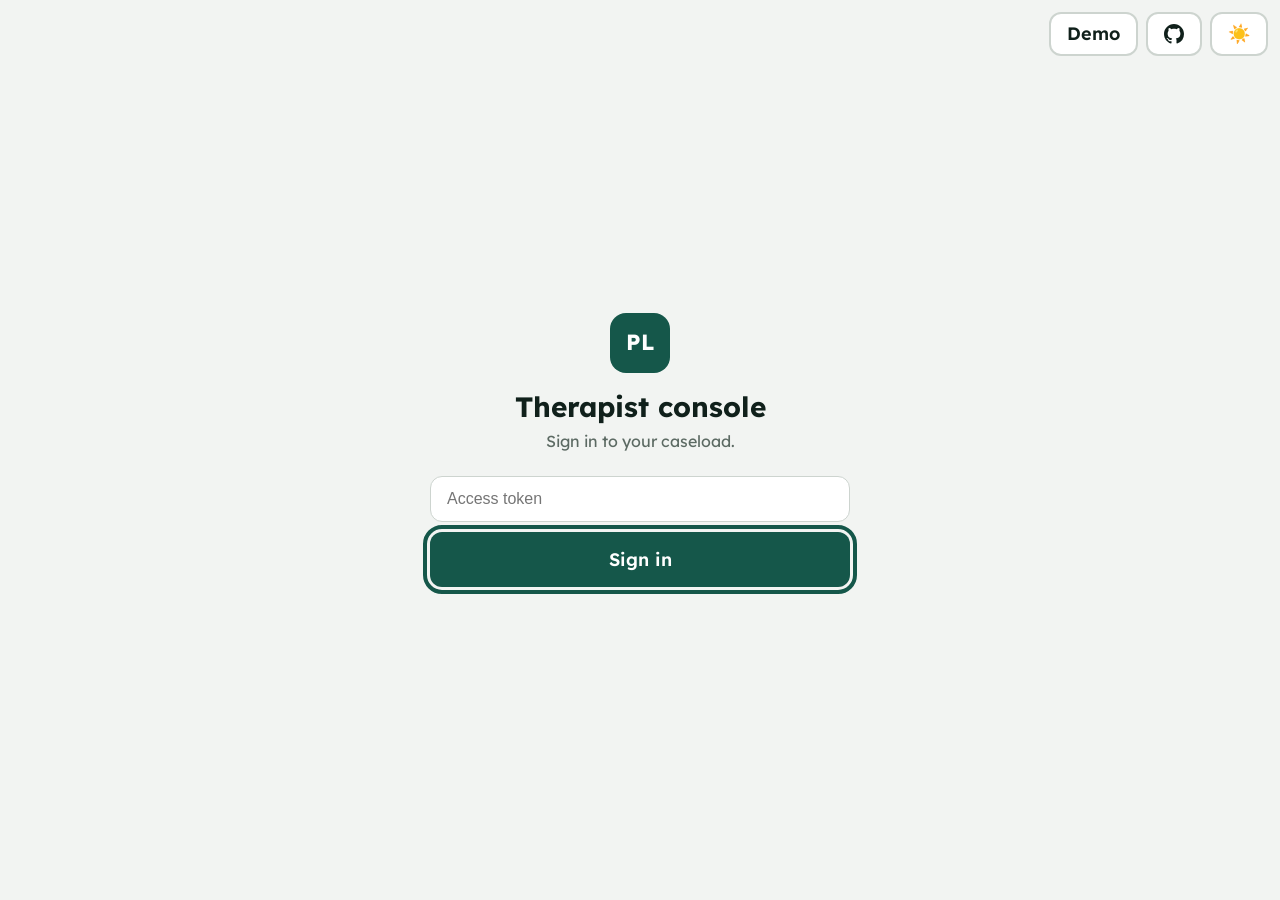
<file: web/console.html>
<!DOCTYPE html>
<html lang="en">
<head>
  <meta charset="utf-8" />
  <meta name="viewport" content="width=device-width, initial-scale=1, viewport-fit=cover" />
  <title>Patient Listener — therapist console</title>
  <link rel="preconnect" href="https://fonts.googleapis.com">
  <link rel="preconnect" href="https://fonts.gstatic.com" crossorigin>
  <link href="https://fonts.googleapis.com/css2?family=Lexend:wght@400;500;600;700&display=swap" rel="stylesheet">
  <link rel="stylesheet" href="tokens.css" />
  <link rel="stylesheet" href="app.css" />
  <style>
    /* Console shell + tables, copied from the Carer & Therapist prototype. */
    #root { font-family: var(--pl-font); color: var(--pl-text); }
    .con-shell { display: flex; min-height: 100dvh; }
    .con-side { flex: none; width: 240px; background: var(--pl-surface); border-right: 1px solid var(--pl-line); display: flex; flex-direction: column; padding: 18px 14px; }
    .con-logo { display: flex; align-items: center; gap: 10px; font-weight: 700; font-size: 17px; padding: 4px 8px 18px; color: var(--pl-text); }
    .con-logo .tile, .con-signlogo { display: inline-grid; place-items: center; border-radius: 8px; background: var(--pl-primary); color: var(--pl-on-primary); }
    .con-logo .tile { width: 30px; height: 30px; font-size: 12px; }
    .con-nav { display: flex; flex-direction: column; gap: 3px; }
    .con-nav button { display: block; width: 100%; text-align: left; background: none; border: none; border-radius: 10px; padding: 11px 12px; font: 600 15px var(--pl-font); color: var(--pl-muted); cursor: pointer; }
    .con-nav button[aria-current="true"] { background: var(--pl-tile); color: var(--pl-primary); }
    .con-foot { margin-top: auto; padding: 14px 8px 4px; border-top: 1px solid var(--pl-line); }
    .con-avatar { display: inline-grid; place-items: center; width: 34px; height: 34px; border-radius: 999px; background: var(--pl-tile); color: var(--pl-primary); font-weight: 700; font-size: 13px; }
    .con-signout { margin-top: 10px; width: 100%; background: none; border: 1px solid var(--pl-line-strong); border-radius: 9px; padding: 8px; color: var(--pl-muted); font: 600 13px var(--pl-font); cursor: pointer; }
    .con-main { flex: 1; min-width: 0; padding: 60px 32px 28px; overflow: auto; }  /* top padding clears the floating theme button */
    .con-sechead { display: flex; align-items: baseline; justify-content: space-between; flex-wrap: wrap; gap: 10px; margin-bottom: 6px; }
    .con-h1 { font-weight: 700; font-size: 28px; margin: 0; }
    .con-h2 { font-weight: 700; font-size: 24px; margin: 0; }
    .con-crumb { display: flex; align-items: center; gap: 12px; margin-bottom: 16px; flex-wrap: wrap; }
    .con-back { background: none; border: none; color: var(--pl-muted); font: 600 14px var(--pl-font); cursor: pointer; }
    .con-needpill { background: var(--pl-tile); color: var(--pl-muted); border-radius: 999px; padding: 4px 12px; font-size: 13px; font-weight: 600; }
    .con-tablecard { background: var(--pl-surface); border: 1px solid var(--pl-line); border-radius: 16px; overflow: hidden; }
    .con-head { display: grid; gap: 12px; padding: 12px 20px; background: var(--pl-tile); font-size: 12px; font-weight: 600; color: var(--pl-muted); text-transform: uppercase; letter-spacing: .03em; }
    .con-row { display: grid; gap: 12px; align-items: center; padding: 14px 20px; border-top: 1px solid var(--pl-line); }
    .con-pill { background: var(--pl-primary); color: var(--pl-on-primary); border: none; border-radius: 999px; padding: 9px 20px; font: 600 14px var(--pl-font); cursor: pointer; }
    .con-pill--ghost { background: var(--pl-surface); color: var(--pl-primary); border: 2px solid var(--pl-line-strong); }
    .con-pill:disabled { opacity: .5; cursor: not-allowed; }
    .con-card { background: var(--pl-surface); border: 1px solid var(--pl-line); border-radius: 16px; padding: 18px 20px; }
    .con-draft { background: var(--pl-hint-bg); border: 1px solid var(--pl-hint-line); border-radius: 14px; padding: 14px 18px; color: var(--pl-hint-ink); display: flex; gap: 14px; align-items: center; flex-wrap: wrap; }
    .con-badge { background: #d8b45e; color: #3a2f12; border-radius: 999px; padding: 4px 12px; font-weight: 700; font-size: 11px; text-transform: uppercase; letter-spacing: .03em; }
    .con-cue { width: 100%; min-height: 40px; font-size: 15px; padding: 0 12px; border: 2px solid var(--pl-line-strong); border-radius: var(--pl-radius-input); background: var(--pl-surface); color: var(--pl-text); }
    .con-input { width: 100%; padding: 13px 16px; border: 1px solid var(--pl-line-strong); border-radius: 12px; font-size: 16px; background: var(--pl-surface); color: var(--pl-text); margin-bottom: 10px; }
    .con-addrow { display: flex; gap: 10px; align-items: center; }
    .con-addrow .con-input { margin-bottom: 0; flex: 1; }
    /* Plan-generation form: compact, console-sized controls in a constrained width. */
    .con-planform { max-width: 440px; margin: 4px 0 16px; display: flex; flex-direction: column; gap: 10px; }
    .con-planrow { display: flex; align-items: center; justify-content: space-between; gap: 16px; padding: 12px 16px; border: 1px solid var(--pl-line); border-radius: 12px; }
    .con-planrow > span { font-size: 15px; font-weight: 600; }
    .con-planrow .con-input { width: 72px; margin-bottom: 0; text-align: center; padding: 9px 10px; }
    .con-toggle { display: inline-flex; gap: 6px; }
    .con-toggle button { min-height: 40px; padding: 0 18px; border: 2px solid var(--pl-line-strong); border-radius: 10px; background: var(--pl-surface); color: var(--pl-text); font: 600 15px var(--pl-font); cursor: pointer; }
    .con-toggle button[aria-pressed="true"] { border-color: var(--pl-primary); background: var(--pl-good-bg); color: var(--pl-primary); }
    .con-alert { background: var(--pl-danger-bg); border: 1px solid var(--pl-danger); color: var(--pl-danger); border-radius: 12px; padding: 12px 16px; font-size: 15px; margin: 0 0 14px; }
    .con-notice { background: var(--pl-good-bg); border: 1px solid var(--pl-primary); color: var(--pl-primary); border-radius: 12px; padding: 12px 16px; font-size: 15px; margin: 0 0 14px; font-weight: 600; }
    .con-sign { min-height: 100dvh; display: flex; align-items: center; justify-content: center; padding: 40px 24px; }
    .con-signlogo { width: 60px; height: 60px; border-radius: 16px; font-weight: 700; font-size: 22px; margin-bottom: 14px; }
    .con-signbtn { width: 100%; background: var(--pl-primary); color: var(--pl-on-primary); border: none; border-radius: 12px; padding: 16px; font: 600 18px var(--pl-font); cursor: pointer; }
    .con-demobtn { width: 100%; margin-top: 18px; background: transparent; color: var(--pl-primary); border: 2px dashed var(--pl-line-strong); border-radius: 12px; padding: 13px; font: 600 16px var(--pl-font); cursor: pointer; }
    .con-delete { background: #96222A; color: #fff; border: none; border-radius: 999px; padding: 11px 24px; font: 600 15px var(--pl-font); cursor: pointer; }
    @media (max-width: 720px) {
      .con-shell { flex-direction: column; min-height: 0; }
      .con-side { width: auto; border-right: none; border-bottom: 1px solid var(--pl-line); padding-top: 54px; }
      .con-nav { flex-direction: row; flex-wrap: wrap; }
      .con-foot { margin-top: 12px; }
      .con-main { padding: 20px 16px; }
      .con-head { display: none; }
      .con-row { grid-template-columns: 1fr !important; }
    }
  </style>
</head>
<body>
  <div class="pl-navbar">
    <a class="pl-tab pl-demo" href="demo.html" aria-label="Open the offline demo — no sign-in or server needed">Demo</a>
    <a class="pl-tab pl-github" href="https://github.com/magnusmage/patient-listener" target="_blank" rel="noopener noreferrer" aria-label="View source on GitHub"><svg width="20" height="20" viewBox="0 0 16 16" fill="currentColor" aria-hidden="true"><path d="M8 0C3.58 0 0 3.58 0 8c0 3.54 2.29 6.53 5.47 7.59.4.07.55-.17.55-.38 0-.19-.01-.82-.01-1.49-2.01.37-2.53-.49-2.69-.94-.09-.23-.48-.94-.82-1.13-.28-.15-.68-.52-.01-.53.63-.01 1.08.58 1.23.82.72 1.21 1.87.87 2.33.66.07-.52.28-.87.51-1.07-1.78-.2-3.64-.89-3.64-3.95 0-.87.31-1.59.82-2.15-.08-.2-.36-1.02.08-2.12 0 0 .67-.21 2.2.82.64-.18 1.32-.27 2-.27.68 0 1.36.09 2 .27 1.53-1.04 2.2-.82 2.2-.82.44 1.1.16 1.92.08 2.12.51.56.82 1.27.82 2.15 0 3.07-1.87 3.75-3.65 3.95.29.25.54.73.54 1.48 0 1.07-.01 1.93-.01 2.2 0 .21.15.46.55.38A8.01 8.01 0 0016 8c0-4.42-3.58-8-8-8z"/></svg></a>
    <button class="pl-tab pl-theme-toggle" id="theme" aria-label="Theme">☀️</button>
  </div>
  <main id="root" role="main"></main>

  <script>
  // Mock data is only used when explicitly opening the offline demo.
  const QUERY = new URLSearchParams(location.search);
  const API = (location.protocol.startsWith('http') && QUERY.get('mock') !== '1') ? '' : null;
  // The console token is persisted in localStorage so a therapist is not forced to re-enter it
  // on every reload. It is a bearer credential: kept under one key, and cleared on sign-out or
  // any 401. (Never placed in URLs.)
  const TOKEN_KEY = 'patient-listener-console-token';
  function loadToken() { try { return window.localStorage.getItem(TOKEN_KEY) || ''; } catch (e) { return ''; } }
  function saveToken(value) { try { if (value) window.localStorage.setItem(TOKEN_KEY, value); else window.localStorage.removeItem(TOKEN_KEY); } catch (e) {} }
  let accessToken = API != null ? loadToken() : '';
  const DATA = {
    therapist: { name: 'Sam (SLT)' },
    caseload: [
      { id: 'margaret', name: 'Margaret', needs: ['Finding the word'], last: 'Today', returned: 9 },
      { id: 'daniyal', name: 'Daniyal', needs: ['Getting words started'], last: 'Yesterday', returned: 5 },
      { id: 'joseph', name: 'Joseph', needs: ['Being loud enough'], last: '2 days ago', returned: 7 },
    ],
    words: {
      margaret: [
        { id: 'w-leo', text: 'Leo', kind: 'person', cue: "Leo's your grandson, he's six", first: 'L', status: 'approved', by: 'slt' },
        { id: 'w-kettle', text: 'kettle', kind: 'object', cue: 'you boil water in it', first: 'K', status: 'approved', by: 'slt' },
        { id: 'w-whitby', text: 'Whitby', kind: 'place', cue: 'the seaside town', first: 'W', status: 'approved', by: 'slt' },
        { id: 'w-rex', text: 'Rex', kind: 'person', cue: "Leo's new puppy", first: 'R', status: 'draft', by: 'carer' },
      ],
    },
    grid: {
      margaret: { days: ['Mon', 'Tue', 'Wed', 'Thu', 'Fri'],
        rows: [
          { word: 'Leo', cells: ['check', 'sound', 'none', 'check', 'check'] },
          { word: 'kettle', cells: ['meaning', 'check', 'check', 'word', 'check'] },
          { word: 'Whitby', cells: ['none', 'meaning', 'meaning', 'sound', 'check'] },
        ] },
    },
    settings: { margaret: { needs: ['Finding the word'], hintOrder: 'meaning-first', hintWait: 7, sessionMin: 20 } },
    consent: { margaret: { tellCarerLowMood: false, dataSharing: true } },
    devices: {}, nightly: {}, invite: null,
  };
  const CELL = { check: ['✓', 'pl-cell--check', 'found with no hint'], meaning: ['M', 'pl-cell--hint', 'found after meaning hint'], sound: ['S', 'pl-cell--hint', 'found after sound hint'], word: ['W', 'pl-cell--hint', 'found after hearing the word'], none: ['–', 'pl-cell--none', 'not tried'] };

  const root = document.getElementById('root');
  const S = { signedIn: false, tab: 'T2', person: 'margaret', role: 'therapist', demo: API == null, error: '', busy: false, busyAction: '', busyId: '', notice: '', phraseDraft: '' };
  let noticeTimer = null;
  // Transient success feedback so an action never finishes silently.
  function showNotice(message) {
    S.notice = message; S.error = '';
    if (noticeTimer) clearTimeout(noticeTimer);
    noticeTimer = setTimeout(() => { S.notice = ''; if (S.signedIn) render(); }, 3200);
  }
  function clearData() {
    S.phraseDraft = ''; S.planResult = null; S.notice = ''; S.busyAction = ''; S.busyId = '';
    DATA.caseload = []; DATA.words = {}; DATA.grid = {}; DATA.settings = {}; DATA.consent = {};
    DATA.devices = {}; DATA.nightly = {}; DATA.invite = null;
  }
  if (API != null) clearData();

  function h(tag, attrs, ...kids) {
    const e = document.createElement(tag);
    for (const k in (attrs || {})) { if (k === 'class') e.className = attrs[k]; else if (k === 'html') e.innerHTML = attrs[k]; else if (k.startsWith('on')) e.addEventListener(k.slice(2), attrs[k]); else if (attrs[k] != null) e.setAttribute(k, attrs[k]); }
    for (const kid of kids.flat()) if (kid != null) e.append(kid.nodeType ? kid : document.createTextNode(kid));
    return e;
  }

  const NAV = [['T2', 'Caseload'], ['T3', 'Word list'], ['T4', 'Progress'], ['T5', 'Profile & hints'], ['T7', 'Devices'], ['T6', 'Consent & export']];

  function render() {
    root.innerHTML = '';
    if (!S.signedIn) return root.append(signinScreen());
    const main = h('div', { class: 'con-main' });
    if (S.error) main.append(h('p', { role: 'alert', class: 'con-alert' }, S.error));
    else if (S.notice) main.append(h('p', { role: 'status', class: 'con-notice' }, '✓ ' + S.notice));
    main.append((({ T2: t2, T3: t3, T4: t4, T5: t5, T6: t6, T7: t7 }[S.tab]) || t2)());
    root.append(h('div', { class: 'con-shell' }, sidebar(), main));
  }

  function sidebar() {
    const side = h('aside', { class: 'con-side' });
    side.append(h('div', { class: 'con-logo' }, h('span', { class: 'tile' }, 'PL'), 'Patient Listener'));
    const nav = h('nav', { class: 'con-nav' });
    NAV.filter(([id]) => id !== 'T4' || S.role === 'therapist').forEach(([id, label]) =>
      nav.append(h('button', { 'aria-current': String(S.tab === id), onclick: () => { S.tab = id; render(); } }, label)));
    side.append(nav);
    side.append(h('div', { class: 'con-foot' },
      h('div', { style: 'display:flex;align-items:center;gap:10px' },
        h('span', { class: 'con-avatar' }, 'PT'),
        h('div', { style: 'line-height:1.2' },
          h('div', { style: 'font-weight:600;font-size:14px' }, DATA.therapist.name || '—'),
          h('div', { class: 'pl-muted', style: 'font-size:12px' }, S.role === 'therapist' ? 'Speech & language therapist' : 'Carer'))),
      S.demo ? h('div', { class: 'pl-muted', style: 'font-size:12px;margin-top:8px' }, 'Demo data only.') : null,
      h('button', { class: 'con-signout', onclick: signOut }, 'Sign out')));
    return side;
  }

  function patientHeader() {
    const p = DATA.caseload.find(x => x.id === S.person);
    return h('div', { class: 'con-crumb' },
      h('button', { class: 'con-back', onclick: () => { S.tab = 'T2'; render(); } }, '← Caseload'),
      h('span', { class: 'pl-muted' }, '/'),
      h('span', { style: 'font-weight:700;font-size:18px' }, name(S.person)),
      (p && p.needs && p.needs.length) ? h('span', { class: 'con-needpill' }, p.needs.join(', ')) : null);
  }

  // Sign in (prototype styling; keeps the access-token flow)
  function signinScreen() {
    const card = h('div', { style: 'width:100%;max-width:420px;text-align:center' },
      h('span', { class: 'con-signlogo' }, 'PL'),
      h('h1', { style: 'font-weight:700;font-size:28px;margin:0 0 4px' }, 'Therapist console'),
      h('p', { class: 'pl-muted', style: 'font-size:16px;margin:0 0 24px' }, API == null ? 'Offline demo — sample data only.' : 'Sign in to your caseload.'),
      API != null ? h('input', { id: 'access-token', class: 'con-input', type: 'password', 'aria-label': 'Console access token', autocomplete: 'off', spellcheck: 'false', placeholder: 'Access token' }) : null,
      S.error ? h('p', { role: 'alert', class: 'con-alert' }, S.error) : null,
      h('button', { class: 'con-signbtn', 'data-autofocus': '', disabled: S.busy ? '' : null, onclick: () => signIn(false) }, S.busy ? 'Signing in…' : (API == null ? 'Enter offline demo' : 'Sign in')),
      (API != null && QUERY.get('mode') === 'judge') ? h('button', { class: 'con-demobtn', disabled: S.busy ? '' : null, onclick: () => signIn(true) }, 'One-click demo login') : null,
    );
    const wrap = h('div', { class: 'con-sign' }, card);
    setTimeout(() => { const b = wrap.querySelector('button'); if (b) b.focus(); }, 0);
    return wrap;
  }

  // T2 caseload (prototype table)
  function t2() {
    const cols = '1.4fr 1.6fr 1fr .9fr 104px';  // fixed action column so header and rows align
    const wrap = h('div', {});
    wrap.append(h('div', { class: 'con-sechead' },
      h('h1', { class: 'con-h1' }, 'Your caseload'),
      h('span', { class: 'pl-muted', style: 'font-size:15px' }, `${DATA.caseload.length} linked patient${DATA.caseload.length === 1 ? '' : 's'}`)));
    wrap.append(h('p', { class: 'pl-muted', style: 'font-size:14px;margin:0 0 18px' }, 'Counts are words found without a hint. The console shows facts and makes no suggestions.'));
    if (!DATA.caseload.length) { wrap.append(h('div', { class: 'con-card' }, h('p', { class: 'pl-muted', style: 'margin:0' }, 'No patients linked yet.'))); return wrap; }
    const card = h('div', { class: 'con-tablecard' });
    card.append(h('div', { class: 'con-head', style: `grid-template-columns:${cols}` },
      h('span', {}, 'Patient'), h('span', {}, 'Need profile'), h('span', {}, 'Last session'), h('span', {}, 'Words / week'), h('span', {})));
    DATA.caseload.forEach(p => card.append(h('div', { class: 'con-row', style: `grid-template-columns:${cols}` },
      h('span', { style: 'font-weight:600;font-size:16px' }, p.name),
      h('span', { class: 'pl-muted', style: 'font-size:14px' }, (p.needs || []).join(', ')),
      h('span', { class: 'pl-muted', style: 'font-size:14px' }, p.last),
      h('span', { style: 'font-weight:600;font-size:16px' }, String(p.returned)),
      h('button', { class: 'con-pill', onclick: () => { S.person = p.id; S.tab = 'T3'; render(); } }, 'Open'))));
    wrap.append(card);
    return wrap;
  }

  // T3 word list (prototype: amber drafts + approved table + add phrase)
  function t3() {
    const words = DATA.words[S.person] || [];
    const canApprove = DATA.caseload.find(p => p.id === S.person)?.canApprove !== false;
    const wrap = h('div', {});
    wrap.append(patientHeader());
    wrap.append(h('div', { class: 'con-sechead' }, h('h2', { class: 'con-h2' }, 'Word list')));
    words.filter(w => w.status === 'draft').forEach(w => wrap.append(h('div', { class: 'con-draft', style: 'margin-bottom:12px' },
      h('span', { class: 'con-badge' }, `draft from ${w.by || 'carer'}`),
      h('span', { style: 'flex:1;min-width:200px;font-size:16px' }, h('b', {}, w.text), w.cue ? ` — ${w.cue}` : '', w.first ? ` · starts with “${w.first}”` : ''),
      canApprove
        ? h('button', { class: 'con-pill', disabled: S.busy ? '' : null, onclick: () => approveWord(w) }, S.busyId === w.id ? 'Approving…' : 'Approve')
        : h('span', { class: 'pl-muted' }, 'Therapist approval required'))));
    const approved = words.filter(w => w.status !== 'draft');
    if (approved.length) {
      const cols = '1fr 1.6fr .7fr .8fr';
      const card = h('div', { class: 'con-tablecard' });
      card.append(h('div', { class: 'con-head', style: `grid-template-columns:${cols}` },
        h('span', {}, 'Word'), h('span', {}, 'Meaning cue'), h('span', {}, 'First sound'), h('span', {}, 'Kind')));
      approved.forEach(w => card.append(h('div', { class: 'con-row', style: `grid-template-columns:${cols}` },
        h('span', { style: 'font-weight:600;font-size:16px' }, w.text),
        h('input', { class: 'con-cue', value: w.cue || '', maxlength: '90', 'aria-label': `Meaning cue for ${w.text}`, oninput: (e) => { w.cue = e.target.value; }, onchange: (e) => saveCue(w, e.target.value) }),
        h('span', { style: 'font-size:15px' }, w.first || '—'),
        h('span', { class: 'pl-muted', style: 'font-size:14px' }, w.kind || '—'))));
      wrap.append(card);
    }
    wrap.append(h('div', { class: 'con-card', style: 'margin-top:14px' },
      h('div', { style: 'font-weight:700;font-size:16px;margin-bottom:10px' }, 'Add one of “my phrases” (up to 60 characters)'),
      h('div', { class: 'con-addrow' },
        h('input', { id: 'phrase', class: 'con-input', value: S.phraseDraft, oninput: e => { S.phraseDraft = e.target.value; }, 'aria-label': 'New phrase', maxlength: '60', placeholder: 'Can you open the window?' }),
        h('button', { class: 'con-pill', disabled: S.busy ? '' : null, onclick: addPhrase }, S.busyAction === 'phrase' ? 'Adding…' : 'Add draft'))));
    return wrap;
  }

  // Persist a meaning-cue edit (PATCH /words/{person}/{word_id}). Offline keeps the local value.
  async function saveCue(w, value) {
    w.cue = value;
    if (API == null) return;
    S.error = '';
    try {
      const result = await api(`words/${encodeURIComponent(S.person)}/${encodeURIComponent(w.id)}`, {
        method: 'PATCH', headers: { 'Content-Type': 'application/json' },
        body: JSON.stringify({ meaning_cue: value.trim() })
      });
      Object.assign(w, result.word); showNotice(`Cue saved for “${w.text}”`);
    } catch (error) { S.error = error.message; }
    render();
  }

  // T4 progress grid
  function t4() {
    const g = DATA.grid[S.person] || { days: [], rows: [] };
    const wrap = h('div', {});
    wrap.append(patientHeader(), h('div', { class: 'con-sechead' }, h('h2', { class: 'con-h2' }, 'Progress')), h('p', { class: 'pl-muted', style: 'font-size:13px;margin:0 0 14px' }, 'What happened, not a prediction. ✓ no hint · M meaning · S sound · W word · – not tried.'));
    const table = h('table', { class: 'pl-grid' });
    const head = h('tr', {}, h('th', {}, 'Word')); g.days.forEach(d => head.append(h('th', {}, d)));
    table.append(h('thead', {}, head));
    const body = h('tbody', {});
    g.rows.forEach(r => { const tr = h('tr', {}, h('th', { scope: 'row' }, r.word)); r.cells.forEach((c, i) => { const [sym, cls, label] = CELL[c]; tr.append(h('td', { class: 'pl-cell ' + cls, 'aria-label': `${r.word}, ${g.days[i]}: ${label}` }, sym)); }); body.append(tr); });
    table.append(body);
    wrap.append(h('div', { class: 'con-card', style: 'overflow-x:auto' }, h('div', { class: 'pl-grid-wrap' }, table)));
    wrap.append(planCard());
    return wrap;
  }

  // Plan generation + nightly status (therapist Progress tab). Live server only.
  function planCard() {
    const card = h('div', { class: 'con-card', style: 'margin-top:16px' });
    card.append(h('div', { style: 'font-weight:700;font-size:16px;margin-bottom:6px' }, "Today's practice plan"));
    card.append(h('p', { class: 'pl-muted', style: 'font-size:14px;margin:0 0 10px' },
      'Builds the next session from what is due. Templates only here — audio and model hints run on the deploy box.'));
    if (API == null) { card.append(h('p', { class: 'pl-muted', style: 'font-size:14px;margin:0' }, 'Available on the live server.')); return card; }
    const pr = S.planResult && S.planResult.person === S.person ? S.planResult.data : null;
    if (pr) card.append(h('div', { class: 'con-draft', style: 'margin:0 0 12px' },
      h('span', { class: 'con-badge' }, 'generated'),
      h('span', { style: 'flex:1;min-width:200px;font-size:15px' },
        `${pr.plan_items} item${pr.plan_items === 1 ? '' : 's'} planned${pr.rendered_clips ? ` · ${pr.rendered_clips} clips` : ''}.`)));
    // Therapist-set options for this generation. render_audio is fixed on and not shown.
    if (!S.planForm) S.planForm = { max_words: 1, use_ai: false };
    const pf = S.planForm;
    const aiPill = (label, active, val) => h('button', { 'aria-pressed': String(active), disabled: S.busy ? '' : null, onclick: () => { pf.use_ai = val; render(); } }, label);
    card.append(
      h('div', { class: 'con-planform' },
        h('div', { class: 'con-planrow' },
          h('span', {}, 'How many words (1–4)'),
          h('input', { id: 'plan-max-words', class: 'con-input', type: 'number', min: '1', max: '4', step: '1', value: String(pf.max_words), 'aria-label': 'Maximum words, 1 to 4', oninput: e => { pf.max_words = e.target.value; } })),
        h('div', { class: 'con-planrow' },
          h('span', {}, 'Use AI for hint wording'),
          h('span', { class: 'con-toggle' }, aiPill('Off', !pf.use_ai, false), aiPill('On', pf.use_ai, true)))));
    card.append(h('button', { class: 'con-pill', disabled: S.busy ? '' : null, onclick: generatePlan }, S.busyAction === 'plan' ? 'Generating…' : 'Generate plan'));
    const n = DATA.nightly[S.person];
    if (n === undefined) { loadNightly().then(render); }
    else if (n) card.append(h('p', { class: 'pl-muted', style: 'font-size:13px;margin:12px 0 0' },
      n.enabled
        ? `Nightly plan: ${n.time} ${n.timezone}${n.scheduled_for_person ? ' · scheduled for this person' : ' · not scheduled for this person'}${n.runs && n.runs.length ? ` · last run ${shortDate(n.runs[n.runs.length - 1].at || n.runs[n.runs.length - 1].ran_at || '')}` : ''}.`
        : 'Nightly plan generation is off.'));
    return card;
  }

  async function generatePlan() {
    if (API == null) { S.error = 'Plan generation needs the live server.'; render(); return; }
    const pf = S.planForm || { max_words: 1, use_ai: false };
    const maxWords = parseInt(pf.max_words, 10);
    if (!Number.isInteger(maxWords) || maxWords < 1 || maxWords > 4) {
      S.error = 'Enter a number of words from 1 to 4.'; render(); return;
    }
    S.busy = true; S.busyAction = 'plan'; S.error = ''; S.planResult = null; render();
    try {
      const data = await api(`plans/${encodeURIComponent(S.person)}/generate`, {
        method: 'POST', headers: { 'Content-Type': 'application/json' },
        body: JSON.stringify({ max_words: maxWords, use_ai: !!pf.use_ai, render_audio: true })
      });
      S.planResult = { person: S.person, data };
      showNotice(`Plan ready — ${data.plan_items} item${data.plan_items === 1 ? '' : 's'}`);
    } catch (error) { S.error = error.message; }
    finally { S.busy = false; S.busyAction = ''; render(); }
  }

  async function loadNightly() {
    if (API == null || DATA.nightly[S.person] !== undefined) return;
    DATA.nightly[S.person] = null;  // sentinel: in flight, prevents re-fetch loop
    try { DATA.nightly[S.person] = await api(`nightly/${encodeURIComponent(S.person)}`); }
    catch (error) { DATA.nightly[S.person] = { enabled: false }; }
  }

  // T7 devices: link the patient's own device with a one-time setup code.
  function t7() {
    const wrap = h('div', {});
    wrap.append(patientHeader(), h('div', { class: 'con-sechead' }, h('h2', { class: 'con-h2' }, 'Devices')));
    wrap.append(h('p', { class: 'pl-muted', style: 'font-size:14px;margin:0 0 14px' },
      'Link the patient’s own device so they can practise. A setup code is shown once and expires in 10 minutes.'));
    if (API == null) { wrap.append(h('div', { class: 'con-card' }, h('p', { class: 'pl-muted', style: 'margin:0' }, 'Device linking is available on the live server.'))); return wrap; }
    const inv = DATA.invite && DATA.invite.person === S.person ? DATA.invite : null;
    if (inv) wrap.append(h('div', { class: 'con-draft', style: 'margin-bottom:14px' },
      h('span', { class: 'con-badge' }, 'setup code'),
      h('span', { style: 'flex:1;min-width:180px;font-size:15px;font-family:monospace;word-break:break-all' }, inv.setup_code),
      h('button', { class: 'con-pill con-pill--ghost', onclick: () => { try { navigator.clipboard && navigator.clipboard.writeText(inv.setup_code); } catch (e) {} } }, 'Copy')));
    wrap.append(h('div', { class: 'con-card', style: 'margin-bottom:14px' },
      h('div', { style: 'font-weight:700;font-size:16px;margin-bottom:6px' }, 'Add a device'),
      h('p', { class: 'pl-muted', style: 'font-size:14px;margin:0 0 10px' }, 'On the patient’s device, open the patient app and enter the code when asked.'),
      h('button', { class: 'con-pill', disabled: S.busy ? '' : null, onclick: createInvite }, S.busyAction === 'invite' ? 'Creating…' : 'Create setup code')));
    const devices = DATA.devices[S.person];
    if (devices === undefined) { loadDevices().then(render); wrap.append(h('p', { class: 'pl-muted' }, 'Loading devices…')); return wrap; }
    const cols = '1.6fr 1fr 1fr 124px';  // fixed action column so header and rows align
    const card = h('div', { class: 'con-tablecard' });
    card.append(h('div', { class: 'con-head', style: `grid-template-columns:${cols}` },
      h('span', {}, 'Device'), h('span', {}, 'Linked'), h('span', {}, 'Expires'), h('span', {})));
    if (!devices.length) card.append(h('div', { class: 'con-row' }, h('span', { class: 'pl-muted' }, 'No devices linked yet.')));
    devices.forEach(d => card.append(h('div', { class: 'con-row', style: `grid-template-columns:${cols}` },
      h('span', { style: 'font-family:monospace;font-size:12px;word-break:break-all' }, d.authorization_id),
      h('span', { class: 'pl-muted', style: 'font-size:14px' }, shortDate(d.created_at)),
      h('span', { class: 'pl-muted', style: 'font-size:14px' }, shortDate(d.expires_at)),
      h('button', { class: 'con-pill con-pill--ghost', disabled: S.busy ? '' : null, onclick: () => revokeDevice(d.authorization_id) }, S.busyId === d.authorization_id ? 'Removing…' : 'Revoke'))));
    wrap.append(card);
    return wrap;
  }

  function shortDate(iso) { if (!iso) return '—'; const d = new Date(iso); return isNaN(d) ? iso : d.toLocaleDateString(); }

  async function createInvite() {
    if (API == null) return;
    S.busy = true; S.busyAction = 'invite'; S.error = ''; render();
    try {
      const result = await api(`patients/${encodeURIComponent(S.person)}/device-links`, { method: 'POST' });
      DATA.invite = { person: S.person, setup_code: result.setup_code, expires_at: result.expires_at };
      showNotice('Setup code created — share it with the patient');
    } catch (error) { S.error = error.message; }
    finally { S.busy = false; S.busyAction = ''; render(); }
  }

  async function loadDevices() {
    if (API == null) return;
    DATA.devices[S.person] = DATA.devices[S.person] || [];
    try { DATA.devices[S.person] = (await api(`patients/${encodeURIComponent(S.person)}/devices`)).devices; }
    catch (error) { DATA.devices[S.person] = []; }  // 403 in demo; listing stays empty, no banner
  }

  async function revokeDevice(id) {
    if (!window.confirm('Unlink this device? The patient will need a new setup code to practise on it.')) return;
    S.busy = true; S.busyId = id; S.error = ''; render();
    try { await api(`patients/${encodeURIComponent(S.person)}/devices/${encodeURIComponent(id)}`, { method: 'DELETE' }); delete DATA.devices[S.person]; await loadDevices(); showNotice('Device unlinked'); }
    catch (error) { S.error = error.message; }
    finally { S.busy = false; S.busyId = ''; render(); }
  }

  // T5 profile & hint settings
  const NEED_OPTIONS = [
    ['finding_words', 'Finding the word'], ['words_out', 'Getting words started'],
    ['being_heard', 'Being loud enough'], ['being_clear', 'Being clear'], ['saving_energy', 'Getting tired']
  ];
  function t5() {
    const s = DATA.settings[S.person] || { needs: [], hintOrder: 'meaning-first', hintWait: 7, sessionMin: 20 };
    const keys = s.needKeys || NEED_OPTIONS.filter(([,label]) => s.needs.includes(label)).map(([key]) => key);
    const locked = s.canEdit === false || S.busy;
    const pill = (label, active, change, disabled = false) => h('button', {
      'aria-pressed': String(active), disabled: locked || disabled ? '' : null,
      onclick: () => saveProfile(change)
    }, label);
    const row = (label, name, current, choices) => h('div', {class:'pl-setting'},
      h('div', {class:'pl-setting__row'}, h('span', {}, label),
        h('span', {class:'pl-pill'}, [...new Set([...choices,current])].filter(n => n !== undefined).map(n =>
          pill(n === null ? 'Never' : String(n), n === current, {[name]:n},
            keys.includes('words_out') && ['backchannel_s','offer_hint_s'].includes(name) && n !== null)))));
    const wrap = h('div', {});
    wrap.append(patientHeader(), h('div', {class:'con-sechead'}, h('h2', {class:'con-h2'}, 'Profile & hints')));
    if (s.canEdit === false) wrap.append(h('p', {class:'pl-muted'}, 'Only the linked therapist can change these settings.'));
    wrap.append(h('div', {class:'pl-setting'}, h('span', {}, "What's hard when talking"),
      h('div', {class:'pl-pill'}, NEED_OPTIONS.map(([key,label]) => {
        const active = keys.includes(key);
        return pill(label, active, {needs: active ? keys.filter(n => n !== key) : [...keys,key]}, active && keys.length === 1);
      }))),
      h('div', {class:'pl-setting'}, h('div', {class:'pl-setting__row'}, h('span', {}, 'Hint order'),
        h('span', {class:'pl-pill'},
          pill('Meaning first', s.hintOrder === 'meaning-first', {hint_order:['meaning','sound','word']}),
          pill('Sound first', s.hintOrder === 'sound-first', {hint_order:['sound','meaning','word']})))),
      row('Listening sound after (seconds)', 'backchannel_s', s.backchannelWait, [4,6,10,null]),
      row('Offer a hint after (seconds)', 'offer_hint_s', s.hintWait, [4,7,9,10,15,null]),
      row('End turn after (seconds)', 'max_wait_s', s.maxWait, [8,12,20,30,60,120,null]),
      row('Session length (minutes)', 'max_session_min', s.sessionMin, [5,10,15,20,30,null]),
      h('p', {class:'pl-muted'}, 'Saved settings apply to new sessions. The person can always make a wait longer or switch it off.'));
    return wrap;
  }

  async function saveProfile(changes) {
    if (S.busy || DATA.settings[S.person]?.canEdit === false) return;
    const person = S.person, credential = accessToken;
    S.busy = true; S.error = ''; render();
    try {
      if (API != null) {
        const result = await api(`settings/${encodeURIComponent(person)}`, {
          method:'PATCH', headers:{'Content-Type':'application/json'}, body:JSON.stringify(changes)
        });
        if (S.signedIn && accessToken === credential) {
          DATA.settings[person] = result;
          const entry = DATA.caseload.find(p => p.id === person);
          if (entry) entry.needs = result.needs;
          showNotice('Settings saved');
        }
      } else {
        const s = DATA.settings[person] ||= {needs:[]};
        if ('needs' in changes) {
          s.needKeys = changes.needs;
          s.needs = NEED_OPTIONS.filter(([key]) => changes.needs.includes(key)).map(([,label]) => label);
          if (changes.needs.includes('words_out')) s.backchannelWait = s.hintWait = null;
        }
        if ('hint_order' in changes) s.hintOrder = changes.hint_order[0] + '-first';
        for (const [field,key] of [['backchannel_s','backchannelWait'],['offer_hint_s','hintWait'],['max_wait_s','maxWait'],['max_session_min','sessionMin']]) {
          if (field in changes) s[key] = changes[field];
        }
      }
    } catch (error) { S.error = error.message; }
    finally { S.busy = false; render(); }
  }

  // T6 consent & export
  function t6() {
    const c = DATA.consent[S.person] || { tellCarerLowMood: false, dataSharing: false, shareWithTherapist: false };
    const toggle = (label, key) => h('div', { class: 'pl-setting' }, h('div', { class: 'pl-setting__row' }, h('span', {}, label),
      h('button', { class: 'pl-btn pl-btn--secondary', 'aria-pressed': String(c[key]), disabled: S.busy, onclick: () => saveConsent(key, !c[key]) }, c[key] ? 'On' : 'Off')));
    const wrap = h('div', {});
    wrap.append(patientHeader(), h('div', { class: 'con-sechead' }, h('h2', { class: 'con-h2' }, 'Consent & export')),
      toggle('Tell the carer if I express distress', 'tellCarerLowMood'),
      toggle('Keep practice data to show progress', 'dataSharing'),
      toggle('Share practice data with my therapist', 'shareWithTherapist'),
      h('p', { class: 'pl-muted' }, 'Record the person’s own choices. A helper supports the decision.'),
      h('div', { class: 'pl-btn-row', style: 'margin-top:16px' },
        h('button', { class: 'con-pill', disabled: S.busy ? '' : null, onclick: exportCsv }, S.busyAction === 'export' ? 'Exporting…' : '⬇ Export CSV'),
        h('button', { class: 'con-delete', disabled: S.busy ? '' : null, onclick: deleteAll }, S.busyAction === 'delete' ? 'Deleting…' : '🗑 Delete everything')),
      h('p', { class: 'pl-muted' }, 'Export includes “my phrases” as plain text. Delete removes all words, photos and attempts within 24 hours.'));
    return wrap;
  }

  async function saveConsent(key, value) {
    if (S.busy) return;
    if (!window.confirm('Has the person explicitly chosen to ' + (value ? 'allow' : 'turn off') + ' this?')) return;
    const person = S.person;
    S.busy = true; S.error = ''; render();
    try {
      if (API == null) DATA.consent[person] = { ...DATA.consent[person], [key]: value };
      else { DATA.consent[person] = await api(`consent/${encodeURIComponent(person)}`, {
        method: 'PATCH', headers: { 'Content-Type': 'application/json' },
        body: JSON.stringify({ [key]: value, personConfirmed: true })
      }); showNotice(value ? 'Consent recorded' : 'Consent withdrawn'); }
    } catch (error) { S.error = error.message; }
    finally { S.busy = false; render(); }
  }

  function downloadBlob(text, filename) {
    const blob = new Blob([text], { type: 'text/csv' });
    const a = document.createElement('a'); a.href = URL.createObjectURL(blob); a.download = filename; a.click();
    setTimeout(() => URL.revokeObjectURL(a.href), 0);
  }

  async function exportCsv() {
    if (API == null) {
      const words = DATA.words[S.person] || [];
      let csv = 'type,word_or_phrase,kind\n';
      words.forEach(w => { csv += `word,${JSON.stringify(w.text)},${w.kind}\n`; });
      downloadBlob(csv, `${S.person}.csv`);
      return;
    }
    if (!window.confirm('Export all of ' + name(S.person) + "'s data? Only do this at the person's request.")) return;
    S.busy = true; S.busyAction = 'export'; S.error = ''; render();
    try {
      // The export returns text/csv (not JSON), so it uses a raw fetch rather than api().
      const response = await fetch(`${API}/api/console/privacy/${encodeURIComponent(S.person)}/export`, {
        method: 'POST', cache: 'no-store',
        headers: { Authorization: `Bearer ${accessToken}`, 'Content-Type': 'application/json' },
        body: JSON.stringify({ personConfirmed: true }),
      });
      if (!response.ok) { if (response.status === 401) { accessToken = ''; saveToken(''); S.signedIn = false; clearData(); } throw new Error(await failMessage(response)); }
      downloadBlob(await response.text(), 'patient-listener-export.csv');
      showNotice('Export downloaded');
    } catch (error) { S.error = error.message; }
    finally { S.busy = false; S.busyAction = ''; render(); }
  }

  async function deleteAll() {
    if (API == null) {
      // Second confirmation screen (DS-T07).
      if (window.confirm('Delete everything for ' + name(S.person) + '? This cannot be undone.')) {
        DATA.words[S.person] = []; alert('Deletion requested. Completes within 24 hours.'); render();
      }
      return;
    }
    if (!window.confirm('Delete everything for ' + name(S.person) + '? This removes all words, photos and attempts and cannot be undone. Only do this at the person’s request.')) return;
    const who = name(S.person);
    S.busy = true; S.busyAction = 'delete'; S.error = ''; render();
    try {
      // Two steps: request a confirmation token, then confirm the deletion with it.
      const req = await api(`privacy/${encodeURIComponent(S.person)}/deletion-request`, { method: 'POST' });
      const receipt = await api(`privacy/${encodeURIComponent(S.person)}`, {
        method: 'DELETE', headers: { 'Content-Type': 'application/json' },
        body: JSON.stringify({ personConfirmed: true, confirmationToken: req.confirmation_token }),
      });
      DATA.words[S.person] = [];
      await hydrate(); S.tab = 'T2';
      showNotice(`All data for ${who} deleted` + (receipt && receipt.receipt_id ? ` · receipt ${receipt.receipt_id}` : ''));
    } catch (error) { S.error = error.message; }
    finally { S.busy = false; S.busyAction = ''; render(); }
  }

  function name(id) { const p = DATA.caseload.find(x => x.id === id); return p ? p.name : id; }

  /* Live data from the app server's console API (GET /api/console/...). When opened from disk
   * (file://) or with ?mock=1, the mock DATA above is used instead, so the console still works
   * offline. */
  async function failMessage(response) {
    const body = await response.json().catch(() => ({}));
    return typeof body.detail === 'string' ? body.detail
      : response.status === 422 ? 'Check the word or phrase and try again.'
      : 'Could not complete the request. Please try again.';
  }

  async function api(path, options = {}) {
    const headers = { ...(options.headers || {}), Authorization: `Bearer ${accessToken}` };
    const response = await fetch(`${API}/api/console/${path}`, { ...options, headers, cache: 'no-store' });
    if (!response.ok) {
      if (response.status === 401) {
        accessToken = ''; saveToken(''); S.signedIn = false; clearData();
      }
      throw new Error(await failMessage(response));
    }
    return response.json();
  }

  // Load the caseload for the current accessToken. Shared by sign-in and the restore-on-load path.
  async function enterConsole() {
    const user = await api('me');
    S.role = user.role; S.demo = user.demo;
    await hydrate();
    saveToken(accessToken);
    S.signedIn = true; S.tab = 'T2';
  }

  async function signIn(demo) {
    if (API == null) { S.signedIn = true; S.error = ''; render(); return; }
    const input = document.getElementById('access-token');
    accessToken = demo ? '' : input.value.trim();
    if (input) input.value = '';
    S.busy = true; S.error = ''; render();
    try {
      if (demo) {
        const response = await fetch(`${API}/api/console/demo/session`, { method: 'POST', cache: 'no-store' });
        if (!response.ok) throw new Error('Judge demo is unavailable on this server.');
        accessToken = (await response.json()).token;
      }
      await enterConsole();
    } catch (error) {
      accessToken = ''; saveToken(''); S.signedIn = false; clearData(); S.error = error.message;
    } finally { S.busy = false; render(); }
  }

  async function signOut() {
    try { if (API != null) await api('logout', { method: 'POST' }); }
    catch (error) { /* Local credentials are discarded even if the server is unreachable. */ }
    accessToken = ''; saveToken(''); S.signedIn = false; S.error = ''; S.phraseDraft = '';
    if (API != null) clearData();
    render();
  }

  async function addPhrase() {
    if (S.busy) return;
    const text = document.getElementById('phrase').value.trim();
    if (!text) return;
    const person = S.person, credential = accessToken;
    S.phraseDraft = text; S.error = ''; S.busy = true; S.busyAction = 'phrase'; render();
    try {
      let word;
      if (API != null) {
        const result = await api(`words/${encodeURIComponent(person)}`, {
          method: 'POST', headers: { 'Content-Type': 'application/json' },
          body: JSON.stringify({ text, kind: 'phrase' })
        });
        if (!S.signedIn || accessToken !== credential) return;
        word = result.word;
      } else {
        word = { id: 'p-' + Date.now(), text, kind: 'phrase', cue: '', first: text[0].toUpperCase(),
                 status: 'draft', by: S.role === 'therapist' ? 'slt' : 'carer' };
      }
      (DATA.words[person] ||= []).push(word);
      if (S.person === person) S.phraseDraft = '';
      showNotice('Draft added for therapist approval');
    } catch (error) { S.error = error.message; }
    finally { S.busy = false; S.busyAction = ''; render(); }
  }

  async function approveWord(w) {
    if (API != null) {
      if (S.busy) return;
      S.busy = true; S.busyId = w.id; S.error = ''; render();
      try {
        const result = await api(`words/${encodeURIComponent(S.person)}/${encodeURIComponent(w.id)}/approve`, { method: 'POST' });
        Object.assign(w, result.word); showNotice(`“${w.text}” approved`);
      } catch (error) { S.error = error.message; }
      finally { S.busy = false; S.busyId = ''; render(); }
      return;
    }
    w.status = 'approved'; render();
  }

  async function hydrate() {
    if (API == null) return;  // file:// or ?mock=1 -> keep the mock DATA
      const cl = await api('caseload');
      DATA.therapist.name = cl.therapist.name;
      DATA.caseload = cl.caseload;
      S.person = cl.caseload[0]?.id || '';
      await Promise.all(cl.caseload.map(async (p) => {
        const person = encodeURIComponent(p.id);
        try {
          const [w, g, s, c] = await Promise.all([
            api(`words/${person}`),
            S.role === 'therapist' ? api(`grid/${person}`) : Promise.resolve({ days: [], rows: [] }),
            api(`settings/${person}`),
            api(`consent/${person}`),
          ]);
          DATA.words[p.id] = w.words;
          DATA.grid[p.id] = { days: g.days, rows: g.rows };
          DATA.settings[p.id] = s;
          DATA.consent[p.id] = c;
        } catch (error) {
          if (!accessToken) throw error;   // the token was revoked mid-load (401) -> abort sign-in
          // One patient's details failing must not blank the whole console: keep them listed with
          // safe defaults so the caseload and the other patients still load.
          DATA.words[p.id] = DATA.words[p.id] || [];
          DATA.grid[p.id] = DATA.grid[p.id] || { days: [], rows: [] };
          DATA.settings[p.id] = DATA.settings[p.id] || { needs: [] };
          DATA.consent[p.id] = DATA.consent[p.id] || {};
        }
      }));
  }

  // Theme: white (light) by default, remembered in localStorage, respecting the user's choice.
  // The button mirrors the patient app — a single sun/moon emoji that flips in one click.
  const THEME_KEY = 'pl-theme';
  const themeBtn = document.getElementById('theme');
  function paintThemeBtn() {
    const dark = document.documentElement.getAttribute('data-theme') === 'dark';
    themeBtn.textContent = dark ? '🌙' : '☀️';
    themeBtn.setAttribute('aria-label', `Theme: ${dark ? 'dark' : 'light'}. Switch to ${dark ? 'light' : 'dark'}.`);
  }
  function applyTheme(theme) { document.documentElement.setAttribute('data-theme', theme); try { window.localStorage.setItem(THEME_KEY, theme); } catch (e) {} paintThemeBtn(); }
  (function () { let theme = 'light'; try { const saved = window.localStorage.getItem(THEME_KEY); if (saved === 'light' || saved === 'dark') theme = saved; } catch (e) {} document.documentElement.setAttribute('data-theme', theme); paintThemeBtn(); })();
  themeBtn.addEventListener('click', () => {
    const cur = document.documentElement.getAttribute('data-theme') === 'dark' ? 'dark' : 'light';
    applyTheme(cur === 'dark' ? 'light' : 'dark');  // one click flips light <-> dark
  });

  // Restore a persisted session if a token is stored; otherwise show sign-in.
  async function boot() {
    if (API != null && accessToken) {
      S.busy = true; render();
      try { await enterConsole(); }
      catch (error) { accessToken = ''; saveToken(''); clearData(); }
      finally { S.busy = false; render(); }
    } else {
      render();
    }
  }
  boot();
  </script>
</body>
</html>
</file>
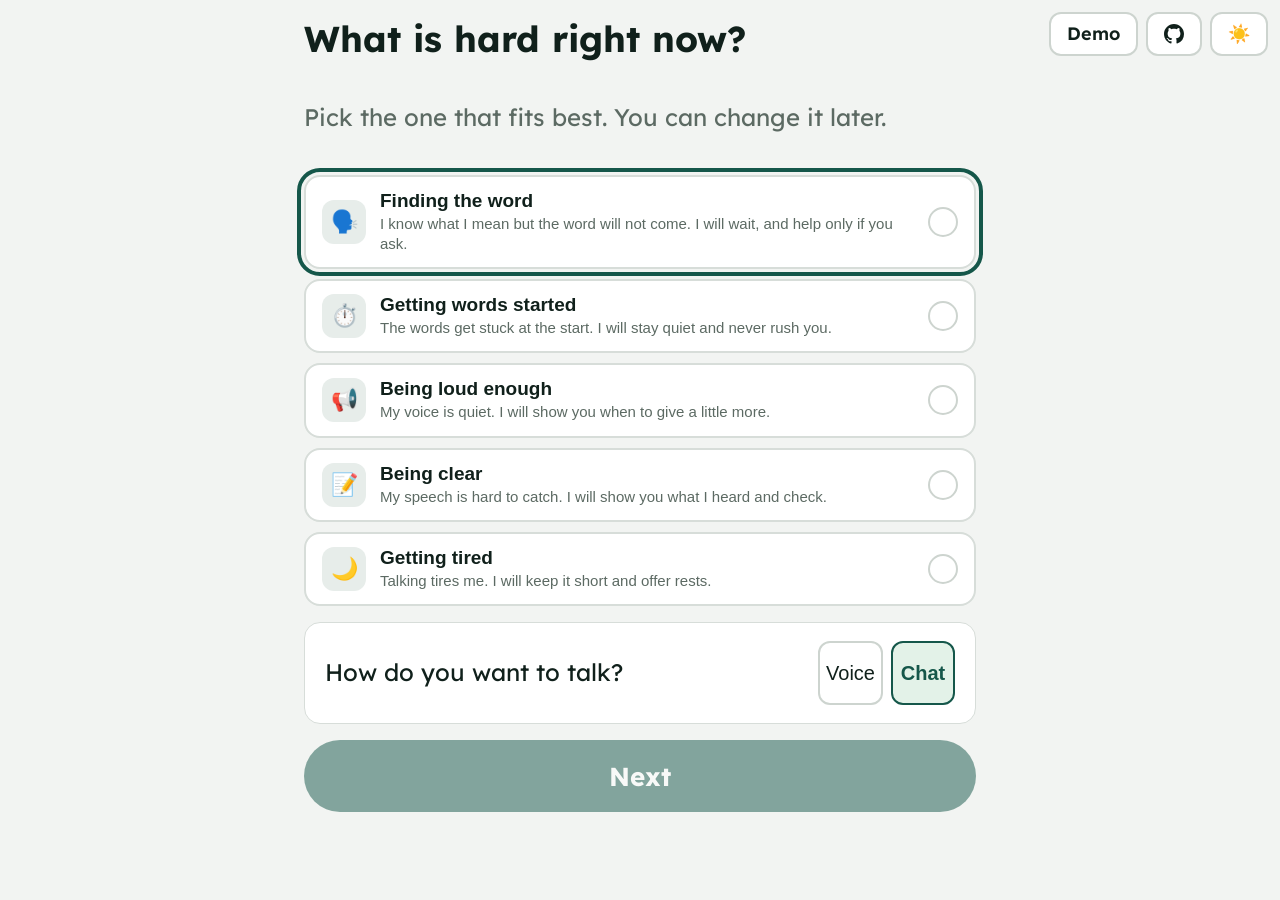
<file: web/demo.html>
<!DOCTYPE html>
<html lang="en">
<head>
  <meta charset="utf-8" />
  <meta name="viewport" content="width=device-width, initial-scale=1, viewport-fit=cover" />
  <meta name="description" content="Patient Listener — a voice practice partner that waits (offline demo)." />
  <title>Patient Listener — demo</title>
  <link rel="preconnect" href="https://fonts.googleapis.com">
  <link rel="preconnect" href="https://fonts.gstatic.com" crossorigin>
  <link href="https://fonts.googleapis.com/css2?family=Lexend:wght@400;500;600;700&display=swap" rel="stylesheet">
  <link rel="stylesheet" href="tokens.css" />
  <link rel="stylesheet" href="app.css" />
</head>
<body>
  <a class="pl-visually-hidden" href="#pl-root">Skip to content</a>
  <main id="pl-root" role="main"></main>

  <!--
    Offline demo / replay mode. This page deliberately loads the SAME client.js + app.js + CSS as
    the real app (index.html) instead of inlining its own copy, so the demo can never drift from the
    product. It sets neither window.PL_API nor window.PL_WS_URL, so plMode() resolves to 'demo' (the
    in-browser DemoEngine) — no microphone, no network. Works opened from disk or over http; either
    way it runs fully offline. To exercise the live/server transports instead, open index.html
    (optionally index.html?voice=1), or the first screen's Voice / Chat picker.
  -->
  <script src="client.js"></script>
  <script src="app.js"></script>
</body>
</html>
</file>
<file: web/tokens.css>
/* Patient Listener — design tokens (Design Plan v0.1 — design system).
   The ONLY place raw colour values appear. Pine-green brand, calm neutral grounds, one
   typeface (Lexend), a dark theme and a distinct safety theme. Colour never carries meaning
   alone (DS-A05). Profiles change behaviour, never colours. */

/* Lexend is loaded via <link> in each page head (Google Fonts). The fallback stack keeps the
   app legible and correctly sized when offline. Swap in the exact licensed face here if there
   is one; Lexend is the specified fallback in the plan. */

:root {
  /* --- Colour: light (default) --- */
  --pl-page: #F2F4F2;           /* ground */
  --pl-surface: #FFFFFF;        /* surface / cue card */
  --pl-text: #10201B;           /* ink */
  --pl-muted: #5C6A63;          /* muted ink — secondary labels only, never a prompt */
  --pl-primary: #15574A;        /* pine green — primary */
  --pl-on-primary: #FFFFFF;
  --pl-good: #145A2F;
  --pl-good-bg: #E3F2E8;
  --pl-warn: #6A3F00;
  --pl-warn-bg: #FBEFD9;
  --pl-danger: #96222A;         /* emergency red — safety card only, never a wrong word */
  --pl-danger-bg: #F8E3E1;      /* blush ground */
  --pl-line: #D7DDD9;           /* card / tile edges (decorative) */
  --pl-line-strong: #CDD4CF;    /* control outlines where more definition helps */
  --pl-tile: #E7EDEA;           /* icon tile / surface2 */
  --pl-caption-bg: #EEF2F0;     /* caption / "You" panel (--cap) */
  --pl-hint-bg: #FBF4E4;        /* amber hint card */
  --pl-hint-line: #ECDCB6;      /* amber hint border */
  --pl-hint-ink: #4A3C18;       /* amber hint text */
  --pl-hint-banner: #8A6D33;    /* amber hint banner */

  /* --- Type: one family (Lexend) --- */
  --pl-font: "Lexend", system-ui, "Segoe UI", Roboto, Helvetica, Arial, sans-serif;
  --pl-text-prompt-size: 36px;  --pl-text-prompt-lh: 1.25;  --pl-text-prompt-wt: 700;
  --pl-text-hint-size: 40px;    --pl-text-hint-lh: 1.2;     --pl-text-hint-wt: 700;
  --pl-text-caption-size: 28px; --pl-text-caption-lh: 1.3;  --pl-text-caption-wt: 400;
  --pl-text-body-size: 24px;    --pl-text-body-lh: 1.4;     --pl-text-body-wt: 400;
  --pl-text-button-size: 26px;  --pl-text-button-lh: 1.2;   --pl-text-button-wt: 700;
  --pl-text-console-size: 18px; --pl-text-console-lh: 1.5;  --pl-text-console-wt: 400;

  /* --- Space (8px grid) --- */
  --pl-space-1: 8px;
  --pl-space-2: 16px;
  --pl-space-3: 24px;
  --pl-space-4: 32px;
  --pl-space-5: 48px;
  --pl-space-6: 64px;

  /* --- Shape --- */
  --pl-target: 64px;            /* patient app min touch target */
  --pl-target-console: 44px;    /* console min target */
  --pl-gap-target: 16px;        /* min gap between targets */
  --pl-radius-card: 16px;       /* cards */
  --pl-radius-tile: 12px;       /* icon tiles */
  --pl-radius-input: 12px;      /* inputs */
  --pl-radius-button: 999px;    /* pills (stadium) */
  --pl-button-height: 72px;
  --pl-content-max: 720px;

  /* --- Motion & focus --- */
  --pl-motion: 0ms;             /* no motion by default (DS-A07) */
  --pl-focus-width: 4px;
  --pl-focus-offset: 3px;
}

/* Motion is opt-in only when the person has not asked to reduce it. */
@media (prefers-reduced-motion: no-preference) {
  :root { --pl-motion: 200ms; }
}

/* --- Colour: dark (system preference), unless the person forced light --- */
@media (prefers-color-scheme: dark) {
  :root:not([data-theme="light"]) {
    --pl-page: #0E1512;
    --pl-surface: #162019;
    --pl-text: #EAF0ED;
    --pl-muted: #9FB0A8;
    --pl-primary: #7FD9C4;        /* mint action — bright on near-black */
    --pl-on-primary: #0E1512;
    --pl-good: #9FE3B5;
    --pl-good-bg: #123322;
    --pl-warn: #F2CE8A;
    --pl-warn-bg: #3A2A05;
    --pl-danger: #F3B0B2;
    --pl-danger-bg: #3A1012;
    --pl-line: #2A332E;
    --pl-line-strong: #3A463F;
    --pl-tile: #1D2A23;
    --pl-caption-bg: #17241D;
    --pl-hint-bg: #2A2410;
    --pl-hint-line: #4A4020;
    --pl-hint-ink: #F2E4BE;
    --pl-hint-banner: #D8BE7E;
  }
}

/* --- Colour: dark, forced by the theme toggle --- */
:root[data-theme="dark"] {
  --pl-page: #0E1512;
  --pl-surface: #162019;
  --pl-text: #EAF0ED;
  --pl-muted: #9FB0A8;
  --pl-primary: #7FD9C4;
  --pl-on-primary: #0E1512;
  --pl-good: #9FE3B5;
  --pl-good-bg: #123322;
  --pl-warn: #F2CE8A;
  --pl-warn-bg: #3A2A05;
  --pl-danger: #F3B0B2;
  --pl-danger-bg: #3A1012;
  --pl-line: #2A332E;
  --pl-line-strong: #3A463F;
  --pl-tile: #1D2A23;
  --pl-caption-bg: #17241D;
  --pl-hint-bg: #2A2410;
  --pl-hint-line: #4A4020;
  --pl-hint-ink: #F2E4BE;
  --pl-hint-banner: #D8BE7E;
}
</file>
<file: web/app.css>
/* Patient Listener — components & screens. Uses only tokens.css for colour/type/space.
   Rules enforced here: 64px targets + 16px gaps (DS-A03), visible focus (DS-A04), colour never
   alone (DS-A05), no layout shift during speech (DS-T06), no countdown/timer except the
   time-used bar (DS-T01), content centred <= 720px (DS-A08), 200% zoom & 320px with no sideways
   scroll (DS-A03). */

* { box-sizing: border-box; }

html, body {
  margin: 0;
  padding: 0;
  background: var(--pl-page);
  color: var(--pl-text);
  font-family: var(--pl-font);
  font-size: var(--pl-text-body-size);
  line-height: var(--pl-text-body-lh);
  -webkit-text-size-adjust: 100%;
}

/* Everything flows in a single centred column; nothing exceeds the viewport width. */
.pl-app {
  max-width: var(--pl-content-max);
  margin: 0 auto;
  min-height: 100vh;
  min-height: 100dvh;
  padding: var(--pl-space-2) var(--pl-space-3);
  display: flex;
  flex-direction: column;
  gap: var(--pl-space-2);
}

img, svg, canvas { max-width: 100%; height: auto; }

/* --- Focus: always visible (DS-A04) --- */
:focus-visible {
  outline: var(--pl-focus-width) solid var(--pl-primary);
  outline-offset: var(--pl-focus-offset);
  border-radius: 6px;
}

.pl-visually-hidden {
  position: absolute !important;
  width: 1px; height: 1px;
  padding: 0; margin: -1px;
  overflow: hidden; clip: rect(0, 0, 0, 0);
  white-space: nowrap; border: 0;
}

/* --- Typography roles --- */
.pl-prompt {
  font-size: var(--pl-text-prompt-size);
  line-height: var(--pl-text-prompt-lh);
  font-weight: var(--pl-text-prompt-wt);
  margin: 0;
}
.pl-prompt b, .pl-prompt strong { color: var(--pl-primary); }  /* the one key word (DS-C08) */
.pl-hint-text {
  font-size: var(--pl-text-hint-size);
  line-height: var(--pl-text-hint-lh);
  font-weight: var(--pl-text-hint-wt);
  margin: 0;
}
.pl-muted { color: var(--pl-muted); }
.pl-disclosure {               /* "I'm an AI practice partner" (DS-C06) */
  color: var(--pl-muted);
  font-size: var(--pl-text-body-size);
  display: flex; align-items: center; gap: var(--pl-space-1);
}
.pl-link {                     /* pine-green, bold, underlined (e.g. "a carer can help") */
  color: var(--pl-primary);
  font-weight: 700;
  text-decoration: underline;
  text-underline-offset: 3px;
  background: none; border: 0; padding: 0; cursor: pointer;
  font-family: var(--pl-font); font-size: inherit;
}

/* --- Buttons: min 64px, big radius, 72px tall for primary --- */
.pl-btn {
  font-family: var(--pl-font);
  font-size: var(--pl-text-button-size);
  line-height: var(--pl-text-button-lh);
  font-weight: var(--pl-text-button-wt);
  min-height: var(--pl-target);
  min-width: var(--pl-target);
  padding: 0 var(--pl-space-4);
  border-radius: var(--pl-radius-button);
  border: 3px solid transparent;
  cursor: pointer;
  display: inline-flex; align-items: center; justify-content: center; gap: 10px;
  transition: background var(--pl-motion) ease, color var(--pl-motion) ease;
}
.pl-btn:disabled { opacity: 0.5; cursor: not-allowed; }
.pl-btn--primary {
  background: var(--pl-primary);
  color: var(--pl-on-primary);
  height: var(--pl-button-height);
  width: 100%;
}
.pl-btn--secondary {
  background: var(--pl-surface);
  color: var(--pl-primary);
  border-color: var(--pl-primary);
}
.pl-btn--big { height: var(--pl-button-height); font-size: 30px; }
.pl-btn-row { display: flex; gap: var(--pl-gap-target); flex-wrap: wrap; }
.pl-btn-row .pl-btn { flex: 1; }
/* Inline SVG icons carried on buttons/cards scale with the text. */
.pl-icon { display: inline-flex; align-items: center; justify-content: center; flex: none; }
.pl-icon svg { display: block; }

/* --- Session top bar: "AI practice partner · <need>" + a Stop pill (prototype) --- */
.pl-topbar {
  display: flex; align-items: center; justify-content: space-between;
  gap: var(--pl-space-2);
  background: var(--pl-surface); border-bottom: 1px solid var(--pl-line);
  margin: calc(-1 * var(--pl-space-3)) calc(-1 * var(--pl-space-3)) 0;
  padding: var(--pl-space-2) var(--pl-space-3);
}
.pl-topbar__title { color: var(--pl-muted); font-weight: 600; font-size: 16px; }
.pl-stop {
  display: inline-flex; align-items: center; gap: 8px;
  background: var(--pl-surface);
  color: var(--pl-text);
  border: 2px solid var(--pl-line-strong);
  border-radius: var(--pl-radius-button);
  min-height: var(--pl-target-console); padding: 9px var(--pl-space-3);
  font-weight: 600; font-size: 16px; cursor: pointer;
}
.pl-stop svg { display: block; }

/* --- Screen scaffold --- */
.pl-screen { display: flex; flex-direction: column; gap: var(--pl-space-3); flex: 1; }
.pl-screen--center { justify-content: center; align-items: center; text-align: center; }
.pl-card {
  background: var(--pl-surface);
  border: 1px solid var(--pl-line);
  border-radius: var(--pl-radius-card);
  padding: 18px 20px;
}
.pl-photo {
  width: 100%; aspect-ratio: 16 / 10; max-height: 26vh; border-radius: var(--pl-radius-card);
  background: var(--pl-tile); border: 4px solid var(--pl-primary);
  display: flex; align-items: center; justify-content: center;
  color: var(--pl-muted); font-size: 88px; line-height: 1; overflow: hidden;
}

/* --- Mic circle (first-use / mic check): pine ring, calm --- */
.pl-ring {
  width: 92px; height: 92px; border-radius: 50%;
  border: 3px solid var(--pl-primary); background: var(--pl-surface);
  margin: var(--pl-space-2) auto;
  display: flex; align-items: center; justify-content: center;
  color: var(--pl-primary); font-size: 34px; text-align: center;
}
.pl-ring[data-mode="resting"] { border-color: var(--pl-line-strong); color: var(--pl-muted); }
@media (prefers-reduced-motion: no-preference) {
  .pl-ring[data-mode="listening"] { animation: pl-breathe 2.4s ease-in-out infinite; }
}
@keyframes pl-breathe { 0%,100%{transform:scale(1);opacity:1} 50%{transform:scale(1.06);opacity:.8} }

/* --- Captions: fixed height so the layout never shifts when a line arrives (DS-T06) --- */
.pl-captions {
  background: var(--pl-caption-bg);
  border: 1px solid var(--pl-line);
  border-radius: 18px;
  padding: 16px 18px;
  min-height: 84px;
  max-height: 40vh;        /* keep the last lines in view; the strip scrolls rather than growing the page */
  overflow-y: auto;
  font-size: var(--pl-text-caption-size);
  line-height: var(--pl-text-caption-lh);
  display: flex; flex-direction: column; gap: var(--pl-space-2); justify-content: flex-end;
}
.pl-caption__who {
  display: block; color: var(--pl-muted); font-size: 16px; font-weight: 500; margin-bottom: 4px;
}
.pl-caption__line--you { color: var(--pl-text); font-weight: 600; }
.pl-caption__line--listener { color: var(--pl-primary); font-weight: 700; }

/* --- Type-to-talk input --- */
.pl-type {
  display: flex; gap: var(--pl-gap-target); align-items: stretch;
}
.pl-type input {
  flex: 1; min-height: var(--pl-target); font-size: var(--pl-text-body-size);
  padding: 0 var(--pl-space-2); border: 2px solid var(--pl-line-strong);
  border-radius: var(--pl-radius-input); background: var(--pl-surface); color: var(--pl-text);
}
/* Single-line text input (device setup code). Same anatomy as the type-to-talk field. */
.pl-input {
  width: 100%; min-height: var(--pl-target); font-size: var(--pl-text-body-size);
  padding: 0 var(--pl-space-2); border: 2px solid var(--pl-line-strong);
  border-radius: var(--pl-radius-input); background: var(--pl-surface); color: var(--pl-text);
  margin-bottom: var(--pl-space-2);
}

/* --- Hint card: amber, distinct from practice (prototype) --- */
.pl-hint { text-align: left; background: var(--pl-hint-bg); border-color: var(--pl-hint-line); }
.pl-hint__level { color: var(--pl-hint-banner); font-weight: 600; font-size: 15px; margin-bottom: var(--pl-space-1); }
.pl-hint .pl-hint-text { color: var(--pl-hint-ink); }
.pl-hint__letter { font-size: 40px; font-weight: 700; color: var(--pl-hint-ink); }

/* --- Success tick: pine circle + white check (prototype) --- */
.pl-found { text-align: center; color: var(--pl-text); }
.pl-found__tick {
  width: 72px; height: 72px; border-radius: 50%;
  background: var(--pl-primary); color: var(--pl-on-primary);
  display: flex; align-items: center; justify-content: center;
  font-size: 36px; margin: 0 auto var(--pl-space-2);
}

/* --- Being heard: loudness meter with the person's baseline marker. No numbers (DS-P02). --- */
.pl-bar { position: relative; height: 16px; border-radius: 999px; background: var(--pl-tile); overflow: visible; }
.pl-bar__fill { height: 100%; background: var(--pl-primary); width: 0%; border-radius: 999px; transition: width var(--pl-motion) ease; }
.pl-bar__marker { position: absolute; top: -4px; bottom: -4px; width: 3px; background: var(--pl-text); opacity: .55; }
.pl-bar__label { color: var(--pl-muted); font-size: 16px; margin-top: var(--pl-space-1); }

/* --- Saving energy: time-used bar. Counts UP, never warns, never a countdown (DS-T01). --- */
.pl-timebar .pl-bar__fill { background: var(--pl-primary); }

/* --- Need cards (P0, multi-select) --- */
/* One card per row (prototype). Single-select; the whole list stays in the viewport. */
.pl-needs { display: grid; grid-template-columns: 1fr; gap: 10px; }
.pl-need {
  display: flex; gap: 14px; align-items: center; text-align: left;
  padding: 13px 16px; min-height: 0;
  border: 2px solid var(--pl-line); border-radius: var(--pl-radius-card);
  background: var(--pl-surface); color: var(--pl-text); cursor: pointer; width: 100%;
  font-size: var(--pl-text-body-size);
}
.pl-need[aria-pressed="true"] { border-color: var(--pl-primary); }
.pl-need__tile {               /* icon tile (prototype choice-card anatomy) */
  flex: none; width: 44px; height: 44px; border-radius: var(--pl-radius-tile);
  background: var(--pl-tile); display: flex; align-items: center; justify-content: center;
  font-size: 22px;
}
.pl-need__body { flex: 1; min-width: 0; }
.pl-need__title { font-weight: 700; font-size: 19px; display: block; color: var(--pl-text); }
.pl-need__desc { color: var(--pl-muted); font-size: 15px; line-height: 1.35; display: block; margin-top: 2px; }
.pl-need__sel {                /* trailing selector: grey ring -> pine circle + white check */
  flex: none; width: 30px; height: 30px; border-radius: 50%;
  border: 2px solid var(--pl-line-strong); background: var(--pl-surface);
  display: inline-grid; place-items: center; color: var(--pl-on-primary);
}
.pl-need__sel svg { opacity: 0; }
.pl-need[aria-pressed="true"] .pl-need__sel { border-color: var(--pl-primary); background: var(--pl-primary); }
.pl-need[aria-pressed="true"] .pl-need__sel svg { opacity: 1; }

/* --- State chip: a small dot + a WORD (never colour alone, DS-A05) --- */
.pl-chip {
  display: inline-flex; align-items: center; align-self: center; gap: 8px;
  font-size: 16px; font-weight: 600; color: var(--pl-primary);
}
.pl-chip__dot { flex: none; display: inline-grid; place-items: center; width: 20px; height: 20px; border-radius: 50%; border: 2px solid currentColor; }
.pl-chip__dot::after { content: ""; width: 8px; height: 8px; border-radius: 50%; background: currentColor; }
.pl-chip[data-mode="resting"] { color: var(--pl-muted); }
@media (prefers-reduced-motion: no-preference) {
  .pl-chip[data-mode="listening"] .pl-chip__dot::after { animation: pl-pulse 1.8s ease-in-out infinite; }
}
@keyframes pl-pulse { 0%,100%{opacity:1;transform:scale(1)} 50%{opacity:.45;transform:scale(.8)} }

/* --- Settings cards (prototype) --- */
.pl-setting { display: flex; flex-direction: column; gap: var(--pl-space-1); background: var(--pl-surface); border: 1px solid var(--pl-line); border-radius: var(--pl-radius-card); padding: 18px 20px; }
.pl-setting__row { display: flex; align-items: center; justify-content: space-between; gap: var(--pl-space-2); }
.pl-pill { display: inline-flex; gap: var(--pl-space-1); }
.pl-pill button { min-height: var(--pl-target); min-width: var(--pl-target); border-radius: var(--pl-radius-input); border: 2px solid var(--pl-line-strong); background: var(--pl-surface); color: var(--pl-text); font-size: 20px; cursor: pointer; }
.pl-pill button[aria-pressed="true"] { border-color: var(--pl-primary); background: var(--pl-good-bg); color: var(--pl-primary); font-weight: 700; }
.pl-locked { color: var(--pl-muted); font-size: 18px; }

/* --- Safety card: a modal alertdialog. Danger colour here only (DS-S). --- */
/* --- Safety: full-screen blush theme, distinct on purpose (prototype). Fixed colours so it
   reads the same in light and dark. --- */
.pl-safety-backdrop {
  position: fixed; inset: 0; background: #F8E3E1; z-index: 50; overflow: auto;
  display: flex; flex-direction: column; align-items: center; justify-content: center;
  text-align: center; padding: var(--pl-space-4) var(--pl-space-3);
}
.pl-safety {
  background: transparent; border: none; max-width: 460px; width: 100%;
  display: flex; flex-direction: column; align-items: center;
}
.pl-safety__icon {
  display: inline-grid; place-items: center; width: 72px; height: 72px; border-radius: 50%;
  background: #96222A; color: #fff; margin-bottom: 14px; font-size: 36px;
}
.pl-safety__title { font-size: 30px; font-weight: 700; color: #96222A; margin: 0 0 12px; line-height: 1.15; text-wrap: balance; }
.pl-safety__body { font-size: 19px; color: #5A1B1F; margin: 0 0 22px; }
.pl-safety__call {
  display: inline-flex; align-items: center; justify-content: center; gap: 12px;
  background: #96222A; color: #fff;
  min-height: 64px; width: 100%; border-radius: var(--pl-radius-button);
  font-size: 21px; font-weight: 700; text-decoration: none;
}
.pl-safety__dismiss { margin-top: 11px; width: 100%; background: #fff; color: #10201B; border: 2px solid #CDD4CF; }

/* --- State banner (connecting / resting / mic blocked / offline) --- */
.pl-state { text-align: center; }
.pl-state__what { color: var(--pl-muted); margin-top: var(--pl-space-1); }

/* --- Rest screen --- */
.pl-rest { text-align: center; }

/* --- Console (T1-T6): denser, 44px targets, 18px type --- */
.pl-console { font-size: var(--pl-text-console-size); line-height: var(--pl-text-console-lh); max-width: 1000px; }
.pl-console .pl-btn, .pl-console button { min-height: var(--pl-target-console); }
.pl-grid-wrap { overflow-x: auto; }       /* wide tables scroll inside themselves, not the page */
table.pl-grid { border-collapse: collapse; width: 100%; font-size: var(--pl-text-console-size); }
table.pl-grid th, table.pl-grid td { border: 1px solid var(--pl-line-strong); padding: var(--pl-space-1) var(--pl-space-2); text-align: center; }
table.pl-grid th { background: var(--pl-caption-bg); }
.pl-cell { font-weight: 700; }
.pl-cell--check { color: var(--pl-good); }
.pl-cell--hint { color: var(--pl-warn); }
.pl-cell--none { color: var(--pl-muted); }
.pl-tabs { display: flex; gap: var(--pl-space-1); flex-wrap: wrap; align-items: center; margin-bottom: var(--pl-space-2); }
.pl-tabs > .pl-locked { flex-basis: 100%; margin-bottom: 4px; }
.pl-tab { min-height: var(--pl-target-console); padding: 0 var(--pl-space-2); border: 2px solid var(--pl-line-strong); border-radius: var(--pl-radius-input); background: var(--pl-surface); color: var(--pl-text); cursor: pointer; font-size: var(--pl-text-console-size); }
.pl-tab[aria-selected="true"] { border-color: var(--pl-primary); background: var(--pl-good-bg); color: var(--pl-primary); font-weight: 700; }

/* --- J1 judge trace --- */
.pl-trace { font-family: ui-monospace, "SF Mono", Menlo, Consolas, monospace; font-size: 14px; background: var(--pl-caption-bg); border-radius: var(--pl-radius-card); padding: var(--pl-space-2); max-height: 420px; overflow: auto; }
.pl-trace__line { padding: 2px 0; border-bottom: 1px solid rgba(0,0,0,0.06); }
.pl-trace__t { color: var(--pl-muted); }
.pl-trace__state { color: var(--pl-primary); font-weight: 700; }

/* --- Specimen page --- */
.pl-specimen { max-width: 960px; margin: 0 auto; padding: var(--pl-space-4); }
.pl-specimen section { margin-bottom: var(--pl-space-5); }
.pl-specimen h2 { font-size: 24px; border-bottom: 2px solid var(--pl-line); padding-bottom: var(--pl-space-1); }
.pl-swatches { display: grid; grid-template-columns: repeat(auto-fill, minmax(120px, 1fr)); gap: var(--pl-space-1); }
.pl-swatch { border: 1px solid var(--pl-line); border-radius: 10px; overflow: hidden; font-size: 13px; }
.pl-swatch__chip { height: 56px; }
.pl-swatch__name { padding: 6px 8px; }
.pl-theme-toggle { position: fixed; top: 12px; right: 12px; z-index: 60; }
/* Patient navbar cluster (top-right): Sign out sits next to the theme toggle. */
.pl-navbar { position: fixed; top: 12px; right: 12px; z-index: 60; display: flex; align-items: center; gap: var(--pl-space-1); }
.pl-navbar .pl-theme-toggle { position: static; top: auto; right: auto; }
.pl-github { display: inline-flex; align-items: center; justify-content: center; text-decoration: none; color: var(--pl-text); }
.pl-github svg { display: block; }
.pl-demo { display: inline-flex; align-items: center; justify-content: center; text-decoration: none; color: var(--pl-text); font-weight: 600; }
</file>
